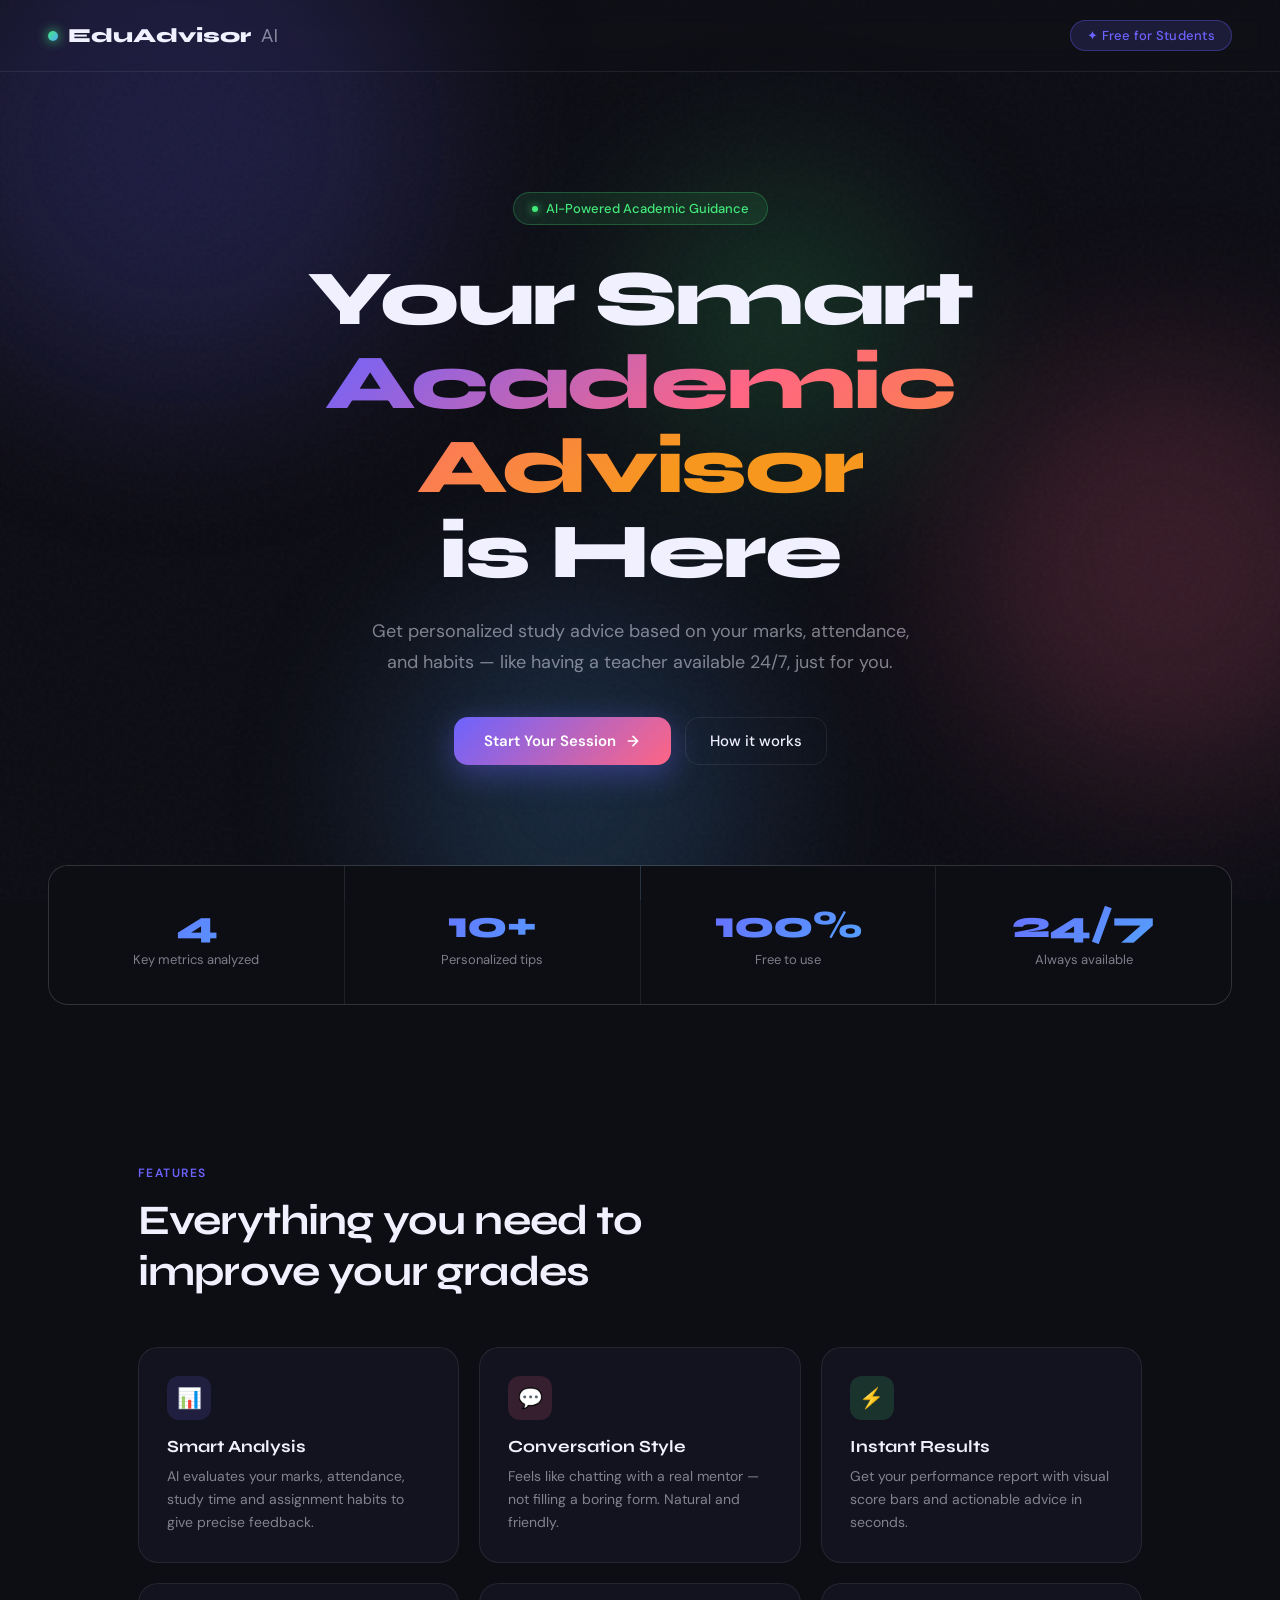
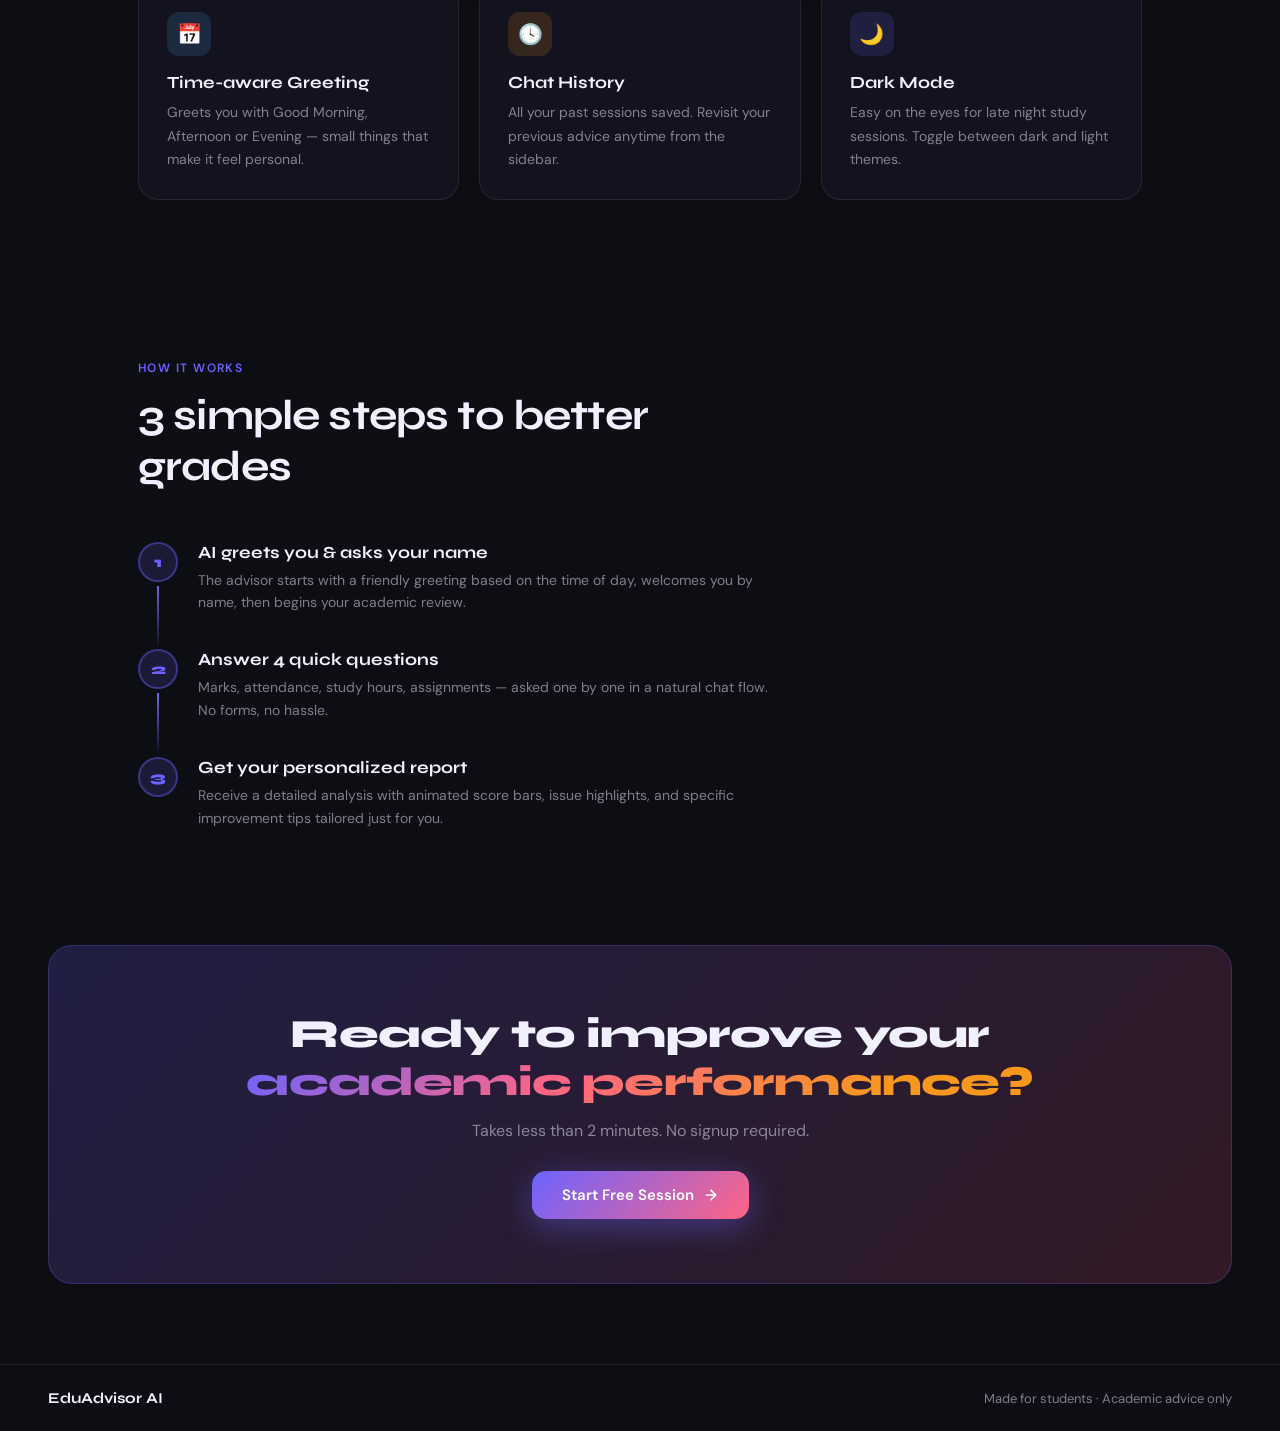
<file: index.html>
<!DOCTYPE html>
<html lang="en">
<head>
  <meta charset="UTF-8"/>
  <meta name="viewport" content="width=device-width, initial-scale=1.0"/>
  <title>EduAdvisor AI — Your Academic Guide</title>
  <link href="https://fonts.googleapis.com/css2?family=Syne:wght@400;600;700;800&family=DM+Sans:wght@300;400;500&display=swap" rel="stylesheet"/>
  <style>
    :root {
      --c1: #6c63ff;
      --c2: #ff6584;
      --c3: #43e97b;
      --c4: #f7971e;
      --c5: #4facfe;
      --dark: #0d0d14;
      --card: #13131f;
      --border: rgba(255,255,255,.08);
      --text: #f0f0ff;
      --muted: rgba(240,240,255,.5);
    }
    *, *::before, *::after { box-sizing: border-box; margin: 0; padding: 0; }
    html { scroll-behavior: smooth; }
    body {
      font-family: 'DM Sans', sans-serif;
      background: var(--dark);
      color: var(--text);
      overflow-x: hidden;
      min-height: 100vh;
    }
    .bg-blobs { position: fixed; inset: 0; z-index: 0; pointer-events: none; overflow: hidden; }
    .blob { position: absolute; border-radius: 50%; filter: blur(90px); opacity: .18; animation: blobMove 18s ease-in-out infinite alternate; }
    .blob1 { width: 520px; height: 520px; background: var(--c1); top: -120px; left: -80px; animation-delay: 0s; }
    .blob2 { width: 420px; height: 420px; background: var(--c2); top: 40%; right: -100px; animation-delay: -5s; }
    .blob3 { width: 380px; height: 380px; background: var(--c5); bottom: -80px; left: 30%; animation-delay: -10s; }
    .blob4 { width: 280px; height: 280px; background: var(--c3); top: 20%; left: 50%; animation-delay: -3s; }
    @keyframes blobMove {
      0%   { transform: translate(0,0) scale(1); }
      100% { transform: translate(40px, 30px) scale(1.08); }
    }
    .noise {
      position: fixed; inset: 0; z-index: 1; pointer-events: none;
      background-image: url("data:image/svg+xml,%3Csvg viewBox='0 0 256 256' xmlns='http://www.w3.org/2000/svg'%3E%3Cfilter id='n'%3E%3CfeTurbulence type='fractalNoise' baseFrequency='0.9' numOctaves='4' stitchTiles='stitch'/%3E%3C/filter%3E%3Crect width='100%25' height='100%25' filter='url(%23n)' opacity='1'/%3E%3C/svg%3E");
      opacity: .03;
    }
    nav {
      position: relative; z-index: 10;
      display: flex; align-items: center; justify-content: space-between;
      padding: 20px 48px;
      border-bottom: 1px solid var(--border);
      backdrop-filter: blur(12px);
    }
    .nav-logo { font-family: 'Syne', sans-serif; font-weight: 800; font-size: 20px; display: flex; align-items: center; gap: 10px; }
    .logo-dot { width: 10px; height: 10px; border-radius: 50%; background: linear-gradient(135deg, var(--c3), var(--c5)); box-shadow: 0 0 12px var(--c3); }
    .nav-pill { background: rgba(108,99,255,.15); border: 1px solid rgba(108,99,255,.35); color: var(--c1); border-radius: 20px; padding: 6px 16px; font-size: 13px; font-weight: 500; letter-spacing: .02em; }
    .hero {
      position: relative; z-index: 5;
      display: flex; flex-direction: column;
      align-items: center; justify-content: center;
      text-align: center;
      padding: 120px 24px 100px;
      min-height: 88vh;
    }
    .hero-badge {
      display: inline-flex; align-items: center; gap: 8px;
      background: rgba(67,233,123,.1); border: 1px solid rgba(67,233,123,.25);
      color: var(--c3); border-radius: 30px;
      padding: 7px 18px; font-size: 13px; font-weight: 500;
      margin-bottom: 32px;
      animation: fadeDown .6s ease forwards;
    }
    .badge-dot { width: 6px; height: 6px; border-radius: 50%; background: var(--c3); box-shadow: 0 0 8px var(--c3); animation: pulse 2s infinite; }
    @keyframes pulse { 0%,100%{opacity:1;transform:scale(1)} 50%{opacity:.5;transform:scale(1.4)} }
    .hero h1 {
      font-family: 'Syne', sans-serif; font-weight: 800;
      font-size: clamp(38px, 7vw, 78px);
      line-height: 1.08; letter-spacing: -.03em;
      max-width: 820px;
      animation: fadeDown .7s .1s ease both;
    }
    .grad-text {
      background: linear-gradient(135deg, var(--c1) 0%, var(--c2) 40%, var(--c4) 80%);
      -webkit-background-clip: text; -webkit-text-fill-color: transparent; background-clip: text;
    }
    .hero-sub {
      font-size: clamp(15px, 2vw, 18px); color: var(--muted);
      max-width: 540px; line-height: 1.7; margin-top: 22px;
      animation: fadeDown .7s .2s ease both;
    }
    .cta-row {
      display: flex; align-items: center; gap: 14px; margin-top: 40px; flex-wrap: wrap; justify-content: center;
      animation: fadeDown .7s .3s ease both;
    }
    .btn-primary {
      display: inline-flex; align-items: center; gap: 9px;
      background: linear-gradient(135deg, var(--c1), var(--c2));
      color: #fff; font-family: 'DM Sans', sans-serif; font-weight: 600;
      font-size: 15px; padding: 14px 30px; border-radius: 14px;
      border: none; cursor: pointer; text-decoration: none;
      box-shadow: 0 8px 32px rgba(108,99,255,.4);
      transition: transform .2s, box-shadow .2s;
    }
    .btn-primary:hover { transform: translateY(-2px); box-shadow: 0 14px 40px rgba(108,99,255,.55); }
    .btn-primary svg { transition: transform .2s; }
    .btn-primary:hover svg { transform: translateX(3px); }
    .btn-secondary {
      display: inline-flex; align-items: center; gap: 8px;
      background: transparent; border: 1px solid var(--border);
      color: var(--text); font-family: 'DM Sans', sans-serif; font-weight: 500;
      font-size: 15px; padding: 13px 24px; border-radius: 14px;
      cursor: pointer; text-decoration: none;
      transition: border-color .2s, background .2s;
    }
    .btn-secondary:hover { border-color: rgba(255,255,255,.25); background: rgba(255,255,255,.05); }
    @keyframes fadeDown {
      from { opacity: 0; transform: translateY(-18px); }
      to   { opacity: 1; transform: translateY(0); }
    }
    .section { position: relative; z-index: 5; padding: 80px 48px; max-width: 1100px; margin: 0 auto; }
    .section-label { font-size: 12px; font-weight: 600; letter-spacing: .12em; text-transform: uppercase; color: var(--c1); margin-bottom: 14px; }
    .section-title { font-family: 'Syne', sans-serif; font-weight: 700; font-size: clamp(28px, 4vw, 42px); letter-spacing: -.02em; margin-bottom: 50px; max-width: 540px; }
    .features-grid { display: grid; grid-template-columns: repeat(auto-fit, minmax(280px, 1fr)); gap: 20px; }
    .feature-card {
      background: var(--card); border: 1px solid var(--border);
      border-radius: 20px; padding: 28px;
      transition: border-color .2s, transform .2s;
      position: relative; overflow: hidden;
    }
    .feature-card::before { content: ''; position: absolute; inset: 0; opacity: 0; transition: opacity .3s; background: radial-gradient(circle at 30% 30%, rgba(108,99,255,.08), transparent 70%); }
    .feature-card:hover { border-color: rgba(108,99,255,.4); transform: translateY(-3px); }
    .feature-card:hover::before { opacity: 1; }
    .feat-icon { width: 44px; height: 44px; border-radius: 12px; display: flex; align-items: center; justify-content: center; font-size: 20px; margin-bottom: 16px; }
    .fi1 { background: rgba(108,99,255,.15); }
    .fi2 { background: rgba(255,101,132,.15); }
    .fi3 { background: rgba(67,233,123,.15); }
    .fi4 { background: rgba(79,172,254,.15); }
    .fi5 { background: rgba(247,151,30,.15); }
    .fi6 { background: rgba(108,99,255,.15); }
    .feat-title { font-family: 'Syne', sans-serif; font-weight: 700; font-size: 17px; margin-bottom: 8px; }
    .feat-desc { font-size: 14px; color: var(--muted); line-height: 1.65; }
    .stats-row {
      position: relative; z-index: 5;
      display: grid; grid-template-columns: repeat(auto-fit, minmax(160px, 1fr));
      gap: 1px; background: var(--border);
      border: 1px solid var(--border); border-radius: 20px;
      margin: 0 48px 80px; overflow: hidden;
    }
    .stat-cell { background: var(--dark); padding: 36px 30px; text-align: center; }
    .stat-num {
      font-family: 'Syne', sans-serif; font-weight: 800; font-size: 38px; letter-spacing: -.03em;
      background: linear-gradient(135deg, var(--c1), var(--c5));
      -webkit-background-clip: text; -webkit-text-fill-color: transparent; background-clip: text;
    }
    .stat-label { font-size: 13px; color: var(--muted); margin-top: 4px; }
    .steps { display: flex; flex-direction: column; gap: 0; max-width: 640px; }
    .step { display: flex; gap: 20px; align-items: flex-start; padding-bottom: 36px; position: relative; }
    .step:not(:last-child)::after { content: ''; position: absolute; left: 19px; top: 44px; width: 2px; height: calc(100% - 44px); background: linear-gradient(to bottom, var(--c1), transparent); }
    .step-num { width: 40px; height: 40px; border-radius: 50%; flex-shrink: 0; background: rgba(108,99,255,.15); border: 2px solid rgba(108,99,255,.4); color: var(--c1); font-family: 'Syne', sans-serif; font-weight: 800; font-size: 15px; display: flex; align-items: center; justify-content: center; }
    .step-title { font-family: 'Syne', sans-serif; font-weight: 700; font-size: 17px; margin-bottom: 6px; }
    .step-desc { font-size: 14px; color: var(--muted); line-height: 1.6; }
    .cta-section {
      position: relative; z-index: 5;
      margin: 0 48px 80px; border-radius: 24px;
      background: linear-gradient(135deg, rgba(108,99,255,.2) 0%, rgba(255,101,132,.15) 100%);
      border: 1px solid rgba(108,99,255,.25);
      padding: 64px 48px; text-align: center; overflow: hidden;
    }
    .cta-section h2 { font-family: 'Syne', sans-serif; font-weight: 800; font-size: clamp(24px, 4vw, 40px); letter-spacing: -.02em; margin-bottom: 14px; }
    .cta-section p { font-size: 16px; color: var(--muted); margin-bottom: 30px; }
    footer {
      position: relative; z-index: 5;
      border-top: 1px solid var(--border);
      padding: 24px 48px;
      display: flex; align-items: center; justify-content: space-between;
      font-size: 13px; color: var(--muted);
    }
    @media (max-width: 768px) {
      nav { padding: 16px 20px; }
      .section { padding: 60px 20px; }
      .stats-row { margin: 0 20px 60px; }
      .cta-section { margin: 0 20px 60px; padding: 40px 24px; }
      footer { padding: 20px; flex-direction: column; gap: 8px; text-align: center; }
    }
  </style>
</head>
<body>

<div class="bg-blobs">
  <div class="blob blob1"></div>
  <div class="blob blob2"></div>
  <div class="blob blob3"></div>
  <div class="blob blob4"></div>
</div>
<div class="noise"></div>

<!-- NAV -->
<nav>
  <div class="nav-logo">
    <div class="logo-dot"></div>
    EduAdvisor <span style="color:var(--muted);font-weight:400">AI</span>
  </div>
  <div class="nav-pill">✦ Free for Students</div>
</nav>

<!-- HERO — preview card REMOVED -->
<section class="hero">
  <div class="hero-badge">
    <div class="badge-dot"></div>
    AI-Powered Academic Guidance
  </div>

  <h1>Your Smart<br/><span class="grad-text">Academic Advisor</span><br/>is Here</h1>

  <p class="hero-sub">
    Get personalized study advice based on your marks, attendance, and habits —
    like having a teacher available 24/7, just for you.
  </p>

  <div class="cta-row">
    <a href="chat.html" class="btn-primary">
      Start Your Session
      <svg width="16" height="16" fill="none" stroke="currentColor" stroke-width="2.5" stroke-linecap="round" stroke-linejoin="round" viewBox="0 0 24 24"><path d="M5 12h14M12 5l7 7-7 7"/></svg>
    </a>
    <a href="#how" class="btn-secondary">How it works</a>
  </div>
</section>

<!-- STATS -->
<div class="stats-row">
  <div class="stat-cell"><div class="stat-num">4</div><div class="stat-label">Key metrics analyzed</div></div>
  <div class="stat-cell"><div class="stat-num">10+</div><div class="stat-label">Personalized tips</div></div>
  <div class="stat-cell"><div class="stat-num">100%</div><div class="stat-label">Free to use</div></div>
  <div class="stat-cell"><div class="stat-num">24/7</div><div class="stat-label">Always available</div></div>
</div>

<!-- FEATURES -->
<section class="section">
  <div class="section-label">Features</div>
  <div class="section-title">Everything you need to improve your grades</div>
  <div class="features-grid">
    <div class="feature-card"><div class="feat-icon fi1">📊</div><div class="feat-title">Smart Analysis</div><div class="feat-desc">AI evaluates your marks, attendance, study time and assignment habits to give precise feedback.</div></div>
    <div class="feature-card"><div class="feat-icon fi2">💬</div><div class="feat-title">Conversation Style</div><div class="feat-desc">Feels like chatting with a real mentor — not filling a boring form. Natural and friendly.</div></div>
    <div class="feature-card"><div class="feat-icon fi3">⚡</div><div class="feat-title">Instant Results</div><div class="feat-desc">Get your performance report with visual score bars and actionable advice in seconds.</div></div>
    <div class="feature-card"><div class="feat-icon fi4">📅</div><div class="feat-title">Time-aware Greeting</div><div class="feat-desc">Greets you with Good Morning, Afternoon or Evening — small things that make it feel personal.</div></div>
    <div class="feature-card"><div class="feat-icon fi5">🕓</div><div class="feat-title">Chat History</div><div class="feat-desc">All your past sessions saved. Revisit your previous advice anytime from the sidebar.</div></div>
    <div class="feature-card"><div class="feat-icon fi6">🌙</div><div class="feat-title">Dark Mode</div><div class="feat-desc">Easy on the eyes for late night study sessions. Toggle between dark and light themes.</div></div>
  </div>
</section>

<!-- HOW IT WORKS -->
<section class="section" id="how">
  <div class="section-label">How it works</div>
  <div class="section-title">3 simple steps to better grades</div>
  <div class="steps">
    <div class="step">
      <div class="step-num">1</div>
      <div>
        <div class="step-title">AI greets you & asks your name</div>
        <div class="step-desc">The advisor starts with a friendly greeting based on the time of day, welcomes you by name, then begins your academic review.</div>
      </div>
    </div>
    <div class="step">
      <div class="step-num">2</div>
      <div>
        <div class="step-title">Answer 4 quick questions</div>
        <div class="step-desc">Marks, attendance, study hours, assignments — asked one by one in a natural chat flow. No forms, no hassle.</div>
      </div>
    </div>
    <div class="step">
      <div class="step-num">3</div>
      <div>
        <div class="step-title">Get your personalized report</div>
        <div class="step-desc">Receive a detailed analysis with animated score bars, issue highlights, and specific improvement tips tailored just for you.</div>
      </div>
    </div>
  </div>
</section>

<!-- FINAL CTA -->
<div class="cta-section">
  <h2>Ready to improve your<br/><span class="grad-text">academic performance?</span></h2>
  <p>Takes less than 2 minutes. No signup required.</p>
  <a href="chat.html" class="btn-primary" style="display:inline-flex">
    Start Free Session
    <svg width="16" height="16" fill="none" stroke="currentColor" stroke-width="2.5" stroke-linecap="round" stroke-linejoin="round" viewBox="0 0 24 24"><path d="M5 12h14M12 5l7 7-7 7"/></svg>
  </a>
</div>

<!-- FOOTER -->
<footer>
  <div style="font-family:'Syne',sans-serif;font-weight:700;font-size:15px;color:var(--text)">EduAdvisor AI</div>
  <div>Made for students · Academic advice only</div>
</footer>

</body>
</html>
</file>
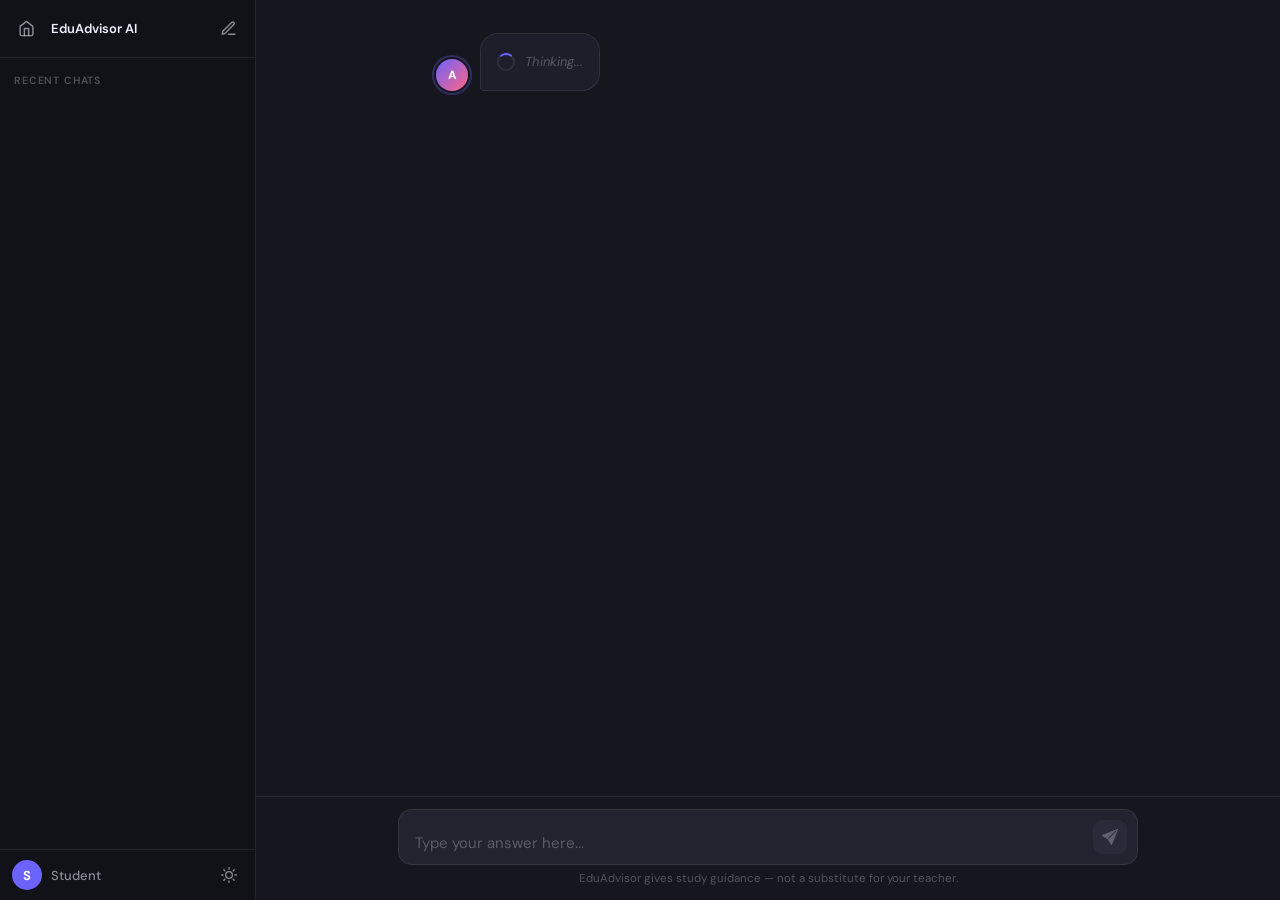
<file: chat.html>
<!DOCTYPE html>
<html lang="en" data-theme="dark">
<head>
  <meta charset="UTF-8"/>
  <meta name="viewport" content="width=device-width, initial-scale=1.0"/>
  <title>EduAdvisor AI — Chat</title>
  <link href="https://fonts.googleapis.com/css2?family=Syne:wght@700;800&family=DM+Sans:wght@300;400;500;600&family=DM+Mono:wght@400&display=swap" rel="stylesheet"/>
  <link rel="stylesheet" href="style.css"/>
</head>
<body>

<!-- ══ SIDEBAR ══ -->
<aside class="sidebar" id="sidebar">
  <div class="sidebar-header">
    <a href="index.html" class="icon-btn" title="Home" style="text-decoration:none">
      <svg width="17" height="17" fill="none" stroke="currentColor" stroke-width="2" stroke-linecap="round" stroke-linejoin="round" viewBox="0 0 24 24"><path d="M3 9l9-7 9 7v11a2 2 0 0 1-2 2H5a2 2 0 0 1-2-2z"/><polyline points="9 22 9 12 15 12 15 22"/></svg>
    </a>
    <span style="font-size:13px;font-weight:600;flex:1;padding-left:6px">EduAdvisor AI</span>
    <button class="icon-btn" id="new-chat-btn" title="New Chat">
      <svg width="17" height="17" fill="none" stroke="currentColor" stroke-width="2" stroke-linecap="round" stroke-linejoin="round" viewBox="0 0 24 24"><path d="M12 20h9"/><path d="M16.5 3.5a2.121 2.121 0 0 1 3 3L7 19l-4 1 1-4Z"/></svg>
    </button>
  </div>

  <div class="sidebar-section-label">Recent Chats</div>
  <ul class="chat-history-list" id="history-list"></ul>

  <div class="sidebar-footer">
    <div class="user-pill">
      <div class="avatar">S</div>
      <span>Student</span>
    </div>
    <button class="icon-btn theme-toggle" id="theme-toggle" title="Toggle theme">
      <svg id="sun-icon" width="16" height="16" fill="none" stroke="currentColor" stroke-width="2" stroke-linecap="round" stroke-linejoin="round" viewBox="0 0 24 24"><circle cx="12" cy="12" r="5"/><line x1="12" y1="1" x2="12" y2="3"/><line x1="12" y1="21" x2="12" y2="23"/><line x1="4.22" y1="4.22" x2="5.64" y2="5.64"/><line x1="18.36" y1="18.36" x2="19.78" y2="19.78"/><line x1="1" y1="12" x2="3" y2="12"/><line x1="21" y1="12" x2="23" y2="12"/><line x1="4.22" y1="19.78" x2="5.64" y2="18.36"/><line x1="18.36" y1="5.64" x2="19.78" y2="4.22"/></svg>
      <svg id="moon-icon" width="16" height="16" fill="none" stroke="currentColor" stroke-width="2" stroke-linecap="round" stroke-linejoin="round" viewBox="0 0 24 24" style="display:none"><path d="M21 12.79A9 9 0 1 1 11.21 3 7 7 0 0 0 21 12.79z"/></svg>
    </button>
  </div>
</aside>

<div class="overlay" id="overlay"></div>

<!-- ══ MAIN ══ -->
<main class="main" id="main">
  <div class="topbar">
    <button class="icon-btn" id="sidebar-toggle">
      <svg width="20" height="20" fill="none" stroke="currentColor" stroke-width="2" stroke-linecap="round" stroke-linejoin="round" viewBox="0 0 24 24"><line x1="3" y1="6" x2="21" y2="6"/><line x1="3" y1="12" x2="21" y2="12"/><line x1="3" y1="18" x2="21" y2="18"/></svg>
    </button>
    <span class="topbar-title">EduAdvisor AI</span>
    <button class="icon-btn" id="new-chat-top">
      <svg width="17" height="17" fill="none" stroke="currentColor" stroke-width="2" stroke-linecap="round" stroke-linejoin="round" viewBox="0 0 24 24"><path d="M12 20h9"/><path d="M16.5 3.5a2.121 2.121 0 0 1 3 3L7 19l-4 1 1-4Z"/></svg>
    </button>
  </div>

  <div class="chat-area" id="chat-area">
    <div class="messages" id="messages"></div>
  </div>

  <div class="input-bar-wrapper">
    <div class="input-bar">
      <textarea id="user-input" placeholder="Type your answer here..." rows="1" autocomplete="off"></textarea>
      <button class="send-btn" id="send-btn" disabled>
        <svg width="16" height="16" fill="currentColor" viewBox="0 0 16 16"><path d="M15.964.686a.5.5 0 0 0-.65-.65L.767 5.855H.766l-.452.18a.5.5 0 0 0-.082.887l.41.26.001.002 4.995 3.178 3.178 4.995.002.002.26.41a.5.5 0 0 0 .886-.083zm-1.833 1.89L6.637 10.07l-.215-.338a.5.5 0 0 0-.154-.154l-.338-.215 7.494-7.494 1.178-.471z"/></svg>
      </button>
    </div>
    <p class="disclaimer">EduAdvisor gives study guidance — not a substitute for your teacher.</p>
  </div>
</main>

<script src="chat.js"></script>
</body>
</html>
</file>
<file: style.css>
/* ══ EduAdvisor AI — style.css ══ */

[data-theme="dark"] {
  --bg-sidebar:       #111118;
  --bg-main:          #16161e;
  --bg-input:         #23232f;
  --bg-user-msg:      #6c63ff;
  --bg-ai-msg:        #1e1e2a;
  --bg-hover:         #1e1e2a;
  --bg-chip:          #1e1e2a;
  --border:           rgba(255,255,255,.08);
  --text-primary:     #f0f0ff;
  --text-secondary:   rgba(240,240,255,.55);
  --text-muted:       rgba(240,240,255,.28);
  --accent:           #6c63ff;
  --user-text:        #ffffff;
  --send-bg:          #f0f0ff;
  --send-color:       #16161e;
  --send-disabled:    #2a2a38;
  --typing-dot:       rgba(240,240,255,.3);
  --scrollbar:        rgba(255,255,255,.08);
  --bubble-ai-border: rgba(255,255,255,.08);
}

[data-theme="light"] {
  --bg-sidebar:       #f4f4fb;
  --bg-main:          #ffffff;
  --bg-input:         #f0f0f8;
  --bg-user-msg:      #6c63ff;
  --bg-ai-msg:        #f4f4fb;
  --bg-hover:         #ececf8;
  --bg-chip:          #ececf8;
  --border:           rgba(0,0,0,.08);
  --text-primary:     #1a1a2e;
  --text-secondary:   rgba(26,26,46,.55);
  --text-muted:       rgba(26,26,46,.35);
  --accent:           #6c63ff;
  --user-text:        #ffffff;
  --send-bg:          #1a1a2e;
  --send-color:       #fff;
  --send-disabled:    #ddd;
  --typing-dot:       rgba(26,26,46,.25);
  --scrollbar:        rgba(0,0,0,.1);
  --bubble-ai-border: rgba(0,0,0,.08);
}

*, *::before, *::after { box-sizing: border-box; margin: 0; padding: 0; }
html, body { height: 100%; }

body {
  font-family: 'DM Sans', -apple-system, sans-serif;
  background: var(--bg-main);
  color: var(--text-primary);
  display: flex; overflow: hidden;
  transition: background .25s, color .25s;
}

::-webkit-scrollbar { width: 5px; }
::-webkit-scrollbar-track { background: transparent; }
::-webkit-scrollbar-thumb { background: var(--scrollbar); border-radius: 4px; }

/* ── Sidebar ── */
.sidebar {
  width: 256px; min-width: 256px;
  background: var(--bg-sidebar);
  border-right: 1px solid var(--border);
  display: flex; flex-direction: column;
  height: 100vh; overflow: hidden;
  transition: transform .3s ease;
  z-index: 200;
}
.sidebar-header {
  display: flex; align-items: center;
  padding: 14px 12px;
  border-bottom: 1px solid var(--border);
  min-height: 54px; gap: 4px;
}
.sidebar-section-label {
  font-size: 10.5px; font-weight: 600;
  letter-spacing: .08em; text-transform: uppercase;
  color: var(--text-muted); padding: 16px 14px 6px;
}
.chat-history-list { list-style: none; flex: 1; overflow-y: auto; padding: 4px 8px; }
.chat-history-list li {
  display: flex; align-items: center; gap: 8px;
  padding: 9px 10px; border-radius: 9px;
  cursor: pointer; font-size: 13px; color: var(--text-secondary);
  transition: background .15s;
  white-space: nowrap; overflow: hidden; text-overflow: ellipsis;
}
.chat-history-list li:hover,
.chat-history-list li.active { background: var(--bg-hover); color: var(--text-primary); }
.chat-history-list li .hi-label { overflow: hidden; text-overflow: ellipsis; }

.sidebar-footer {
  border-top: 1px solid var(--border); padding: 10px 12px;
  display: flex; align-items: center; justify-content: space-between;
}
.user-pill { display: flex; align-items: center; gap: 9px; font-size: 13px; font-weight: 500; color: var(--text-secondary); }
.avatar {
  width: 30px; height: 30px; border-radius: 50%;
  background: var(--accent); color: #fff;
  font-size: 13px; font-weight: 700;
  display: flex; align-items: center; justify-content: center; flex-shrink: 0;
}

/* ── Icon btn ── */
.icon-btn {
  background: none; border: none; color: var(--text-secondary);
  cursor: pointer; padding: 6px; border-radius: 7px;
  display: flex; align-items: center; justify-content: center;
  transition: background .15s, color .15s;
}
.icon-btn:hover { background: var(--bg-hover); color: var(--text-primary); }

.overlay { display: none; position: fixed; inset: 0; background: rgba(0,0,0,.5); z-index: 150; }
.overlay.active { display: block; }

/* ── Main ── */
.main { flex: 1; display: flex; flex-direction: column; height: 100vh; overflow: hidden; }

.topbar {
  display: none; align-items: center; justify-content: space-between;
  padding: 10px 14px; border-bottom: 1px solid var(--border);
  background: var(--bg-main); min-height: 52px;
}
.topbar-title { font-size: 15px; font-weight: 600; }

/* ── Chat area ── */
.chat-area {
  flex: 1; overflow-y: auto; overflow-x: hidden;
  display: flex; flex-direction: column;
  scroll-behavior: smooth;
}
.messages { display: flex; flex-direction: column; padding: 24px 0 12px; width: 100%; }

/* ── Message row ── */
.msg-row { display: flex; width: 100%; padding: 5px 0; animation: fadeUp .22s ease forwards; }
@keyframes fadeUp {
  from { opacity: 0; transform: translateY(8px); }
  to   { opacity: 1; transform: translateY(0); }
}

/* AI row */
.msg-row.ai { justify-content: flex-start; }
.msg-row.ai .msg-inner {
  max-width: 760px; width: 100%; margin: 0 auto;
  padding: 4px 48px; display: flex; gap: 12px; align-items: flex-end;
}
.ai-avatar {
  width: 32px; height: 32px; border-radius: 50%;
  background: linear-gradient(135deg, #6c63ff, #ff6584);
  color: #fff; font-size: 12px; font-weight: 800;
  display: flex; align-items: center; justify-content: center; flex-shrink: 0;
  box-shadow: 0 0 0 2px var(--bg-main), 0 0 0 4px rgba(108,99,255,.3);
}
.msg-row.ai .msg-bubble {
  background: var(--bg-ai-msg);
  border: 1px solid var(--bubble-ai-border);
  border-radius: 18px 18px 18px 4px;
  padding: 13px 16px;
  font-size: 14.5px; line-height: 1.7; color: var(--text-primary);
  max-width: calc(100% - 44px);
}

/* User row */
.msg-row.user { justify-content: flex-end; }
.msg-row.user .msg-inner {
  max-width: 760px; width: 100%; margin: 0 auto;
  padding: 4px 48px; display: flex; justify-content: flex-end;
}
.msg-row.user .msg-bubble {
  background: var(--bg-user-msg);
  border-radius: 18px 18px 4px 18px;
  padding: 12px 16px; font-size: 14.5px; line-height: 1.65;
  color: var(--user-text); max-width: 66%;
  word-break: break-word;
  box-shadow: 0 4px 20px rgba(108,99,255,.3);
}

/* ── Result card inside AI bubble ── */
.status-badge {
  display: inline-flex; align-items: center; gap: 5px;
  font-size: 11.5px; font-weight: 600;
  padding: 3px 10px; border-radius: 20px; margin-bottom: 10px;
}
.status-badge.critical { background: rgba(239,68,68,.15); color: #ef4444; border: 1px solid rgba(239,68,68,.25); }
.status-badge.warning  { background: rgba(245,158,11,.15); color: #f59e0b; border: 1px solid rgba(245,158,11,.25); }
.status-badge.good     { background: rgba(67,233,123,.15); color: #43e97b; border: 1px solid rgba(67,233,123,.25); }

.issues-list { list-style: none; display: flex; flex-direction: column; gap: 7px; margin-bottom: 12px; }
.issues-list li { display: flex; align-items: flex-start; gap: 8px; font-size: 13.5px; color: var(--text-secondary); line-height: 1.55; }
.issue-dot { width: 7px; height: 7px; border-radius: 50%; margin-top: 6px; flex-shrink: 0; }
.issue-dot.red    { background: #ef4444; }
.issue-dot.yellow { background: #f59e0b; }
.issue-dot.green  { background: #43e97b; }

.advice-title {
  font-size: 10.5px; font-weight: 700; text-transform: uppercase;
  letter-spacing: .09em; color: var(--text-muted); margin-bottom: 8px; margin-top: 4px;
}
.advice-list { list-style: none; display: flex; flex-direction: column; gap: 6px; }
.advice-list li { font-size: 14px; color: var(--text-primary); line-height: 1.6; padding-left: 18px; position: relative; }
.advice-list li::before { content: '→'; position: absolute; left: 0; color: var(--accent); }

.score-bar-wrap { margin-bottom: 12px; }
.score-row { display: flex; align-items: center; gap: 8px; margin-bottom: 5px; font-size: 12.5px; }
.score-label { width: 90px; color: var(--text-muted); flex-shrink: 0; }
.score-bar-bg { flex: 1; height: 5px; border-radius: 3px; background: var(--border); overflow: hidden; }
.score-bar-fill { height: 100%; border-radius: 3px; }
.score-val { width: 42px; text-align: right; color: var(--text-secondary); flex-shrink: 0; }

/* ── Typing indicator ── */
.typing-indicator { display: flex; align-items: center; gap: 5px; padding: 4px 0; }
.typing-indicator span {
  width: 7px; height: 7px; border-radius: 50%;
  background: var(--typing-dot); animation: bounce 1.2s infinite;
}
.typing-indicator span:nth-child(2) { animation-delay: .2s; }
.typing-indicator span:nth-child(3) { animation-delay: .4s; }
@keyframes bounce {
  0%,80%,100% { transform: translateY(0); opacity: .4; }
  40%         { transform: translateY(-6px); opacity: 1; }
}

/* ── Input bar ── */
.input-bar-wrapper {
  padding: 12px 16px 14px; background: var(--bg-main);
  border-top: 1px solid var(--border);
  display: flex; flex-direction: column; align-items: center; gap: 6px;
}
.input-bar {
  max-width: 740px; width: 100%;
  background: var(--bg-input); border: 1px solid var(--border);
  border-radius: 14px; display: flex; align-items: flex-end; gap: 6px;
  padding: 10px 10px 10px 16px; transition: border-color .2s, box-shadow .2s;
}
.input-bar:focus-within { border-color: var(--accent); box-shadow: 0 0 0 3px rgba(108,99,255,.12); }
.input-bar textarea {
  flex: 1; background: none; border: none; outline: none;
  color: var(--text-primary); font-family: 'DM Sans', sans-serif;
  font-size: 15px; line-height: 1.5; resize: none; max-height: 180px; padding: 0;
}
.input-bar textarea::placeholder { color: var(--text-muted); }

.send-btn {
  width: 34px; height: 34px; border-radius: 9px;
  background: var(--send-bg); color: var(--send-color);
  border: none; cursor: pointer; display: flex; align-items: center; justify-content: center;
  flex-shrink: 0; transition: background .15s, transform .1s;
}
.send-btn:hover:not(:disabled) { background: var(--accent); color: #fff; transform: scale(1.05); }
.send-btn:disabled { background: var(--send-disabled); color: var(--text-muted); cursor: not-allowed; }

.disclaimer { font-size: 11.5px; color: var(--text-muted); text-align: center; }

/* ── Quick reply chips (shown during conversation) ── */
.quick-chips {
  max-width: 740px; width: 100%; padding: 0 0 10px;
  display: flex; flex-wrap: wrap; gap: 8px;
}
.qchip {
  background: var(--bg-chip); border: 1px solid var(--border);
  color: var(--text-secondary); border-radius: 20px;
  padding: 7px 14px; font-size: 13px; font-family: inherit;
  cursor: pointer; transition: background .15s, border-color .15s, color .15s;
}
.qchip:hover { background: var(--bg-hover); border-color: var(--accent); color: var(--text-primary); }

/* ── Responsive ── */
@media (max-width: 768px) {
  .sidebar { position: fixed; left: 0; top: 0; height: 100%; transform: translateX(-100%); }
  .sidebar.open { transform: translateX(0); }
  .topbar { display: flex; }
  .msg-row.ai .msg-inner, .msg-row.user .msg-inner { padding: 4px 14px; }
}
@media (min-width: 769px) { .topbar { display: none; } }
/* ── Thinking Spinner (ChatGPT style) ── */
.thinking-spinner {
  display: flex;
  align-items: center;
  gap: 10px;
  padding: 4px 0;
}

.spinner-ring {
  width: 18px;
  height: 18px;
  border: 2px solid var(--border);
  border-top: 2px solid var(--accent);
  border-radius: 50%;
  animation: spin 0.8s linear infinite;
  flex-shrink: 0;
}

@keyframes spin {
  0%   { transform: rotate(0deg); }
  100% { transform: rotate(360deg); }
}

.thinking-spinner span {
  font-size: 13px;
  color: var(--text-muted);
  font-style: italic;
}

/* ── Thank You Page ── */
.thankyou-screen {
  display: flex;
  flex-direction: column;
  align-items: center;
  justify-content: center;
  text-align: center;
  padding: 60px 24px;
  max-width: 500px;
  margin: 0 auto;
  height: 100%;
}

.thankyou-icon {
  font-size: 56px;
  margin-bottom: 20px;
  animation: popIn 0.5s ease forwards;
}

@keyframes popIn {
  0%   { transform: scale(0); opacity: 0; }
  70%  { transform: scale(1.15); }
  100% { transform: scale(1); opacity: 1; }
}

.thankyou-screen h2 {
  font-family: 'Syne', sans-serif;
  font-size: 26px;
  font-weight: 700;
  margin-bottom: 12px;
  color: var(--text-primary);
}

.thankyou-screen p {
  font-size: 15px;
  color: var(--text-secondary);
  line-height: 1.6;
  margin-bottom: 28px;
}

.thankyou-btn {
  background: var(--accent);
  color: #fff;
  border: none;
  border-radius: 12px;
  padding: 12px 28px;
  font-size: 15px;
  font-family: 'DM Sans', sans-serif;
  font-weight: 600;
  cursor: pointer;
  transition: background .2s, transform .1s;
}

.thankyou-btn:hover {
  background: #5a52e0;
  transform: translateY(-2px);
}

/* ── Continue chips special style ── */
.continue-chips {
  display: flex;
  gap: 10px;
  flex-wrap: wrap;
  justify-content: center;
  margin-top: 4px;
}
</file>
